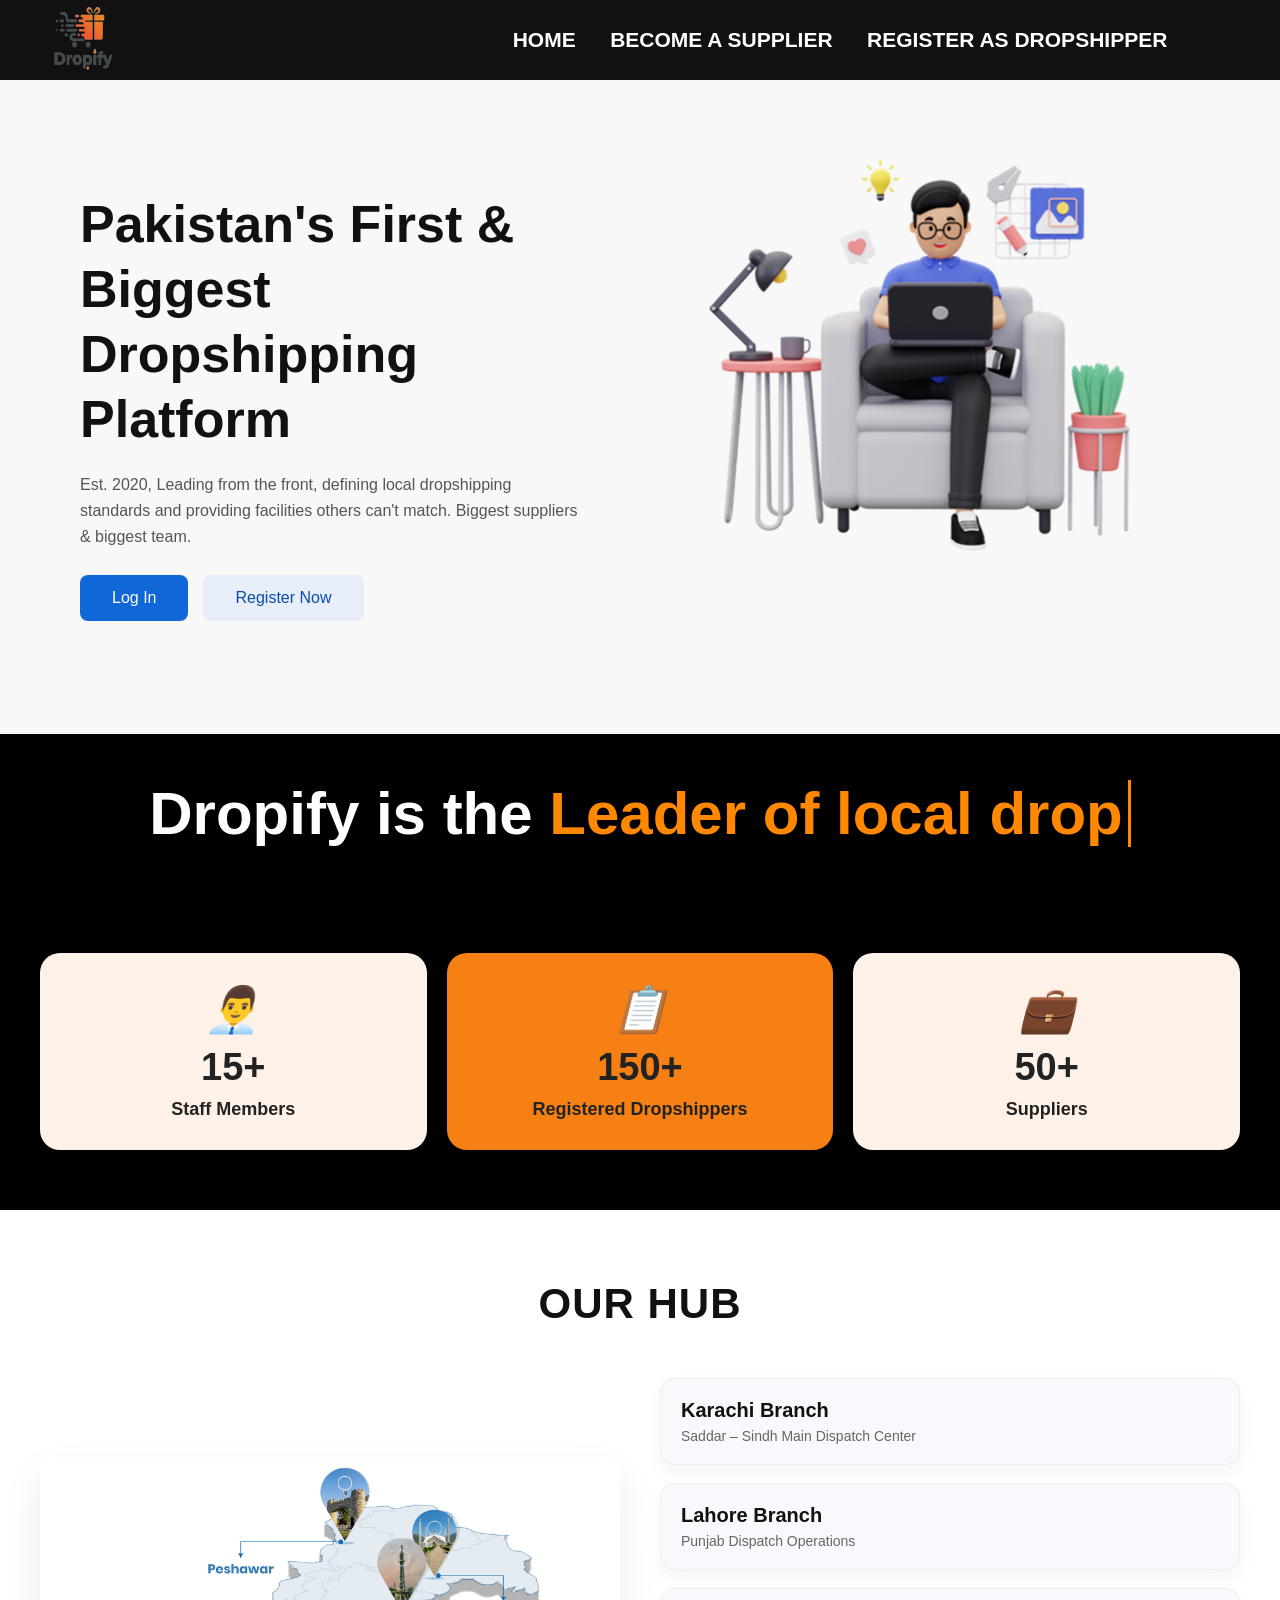
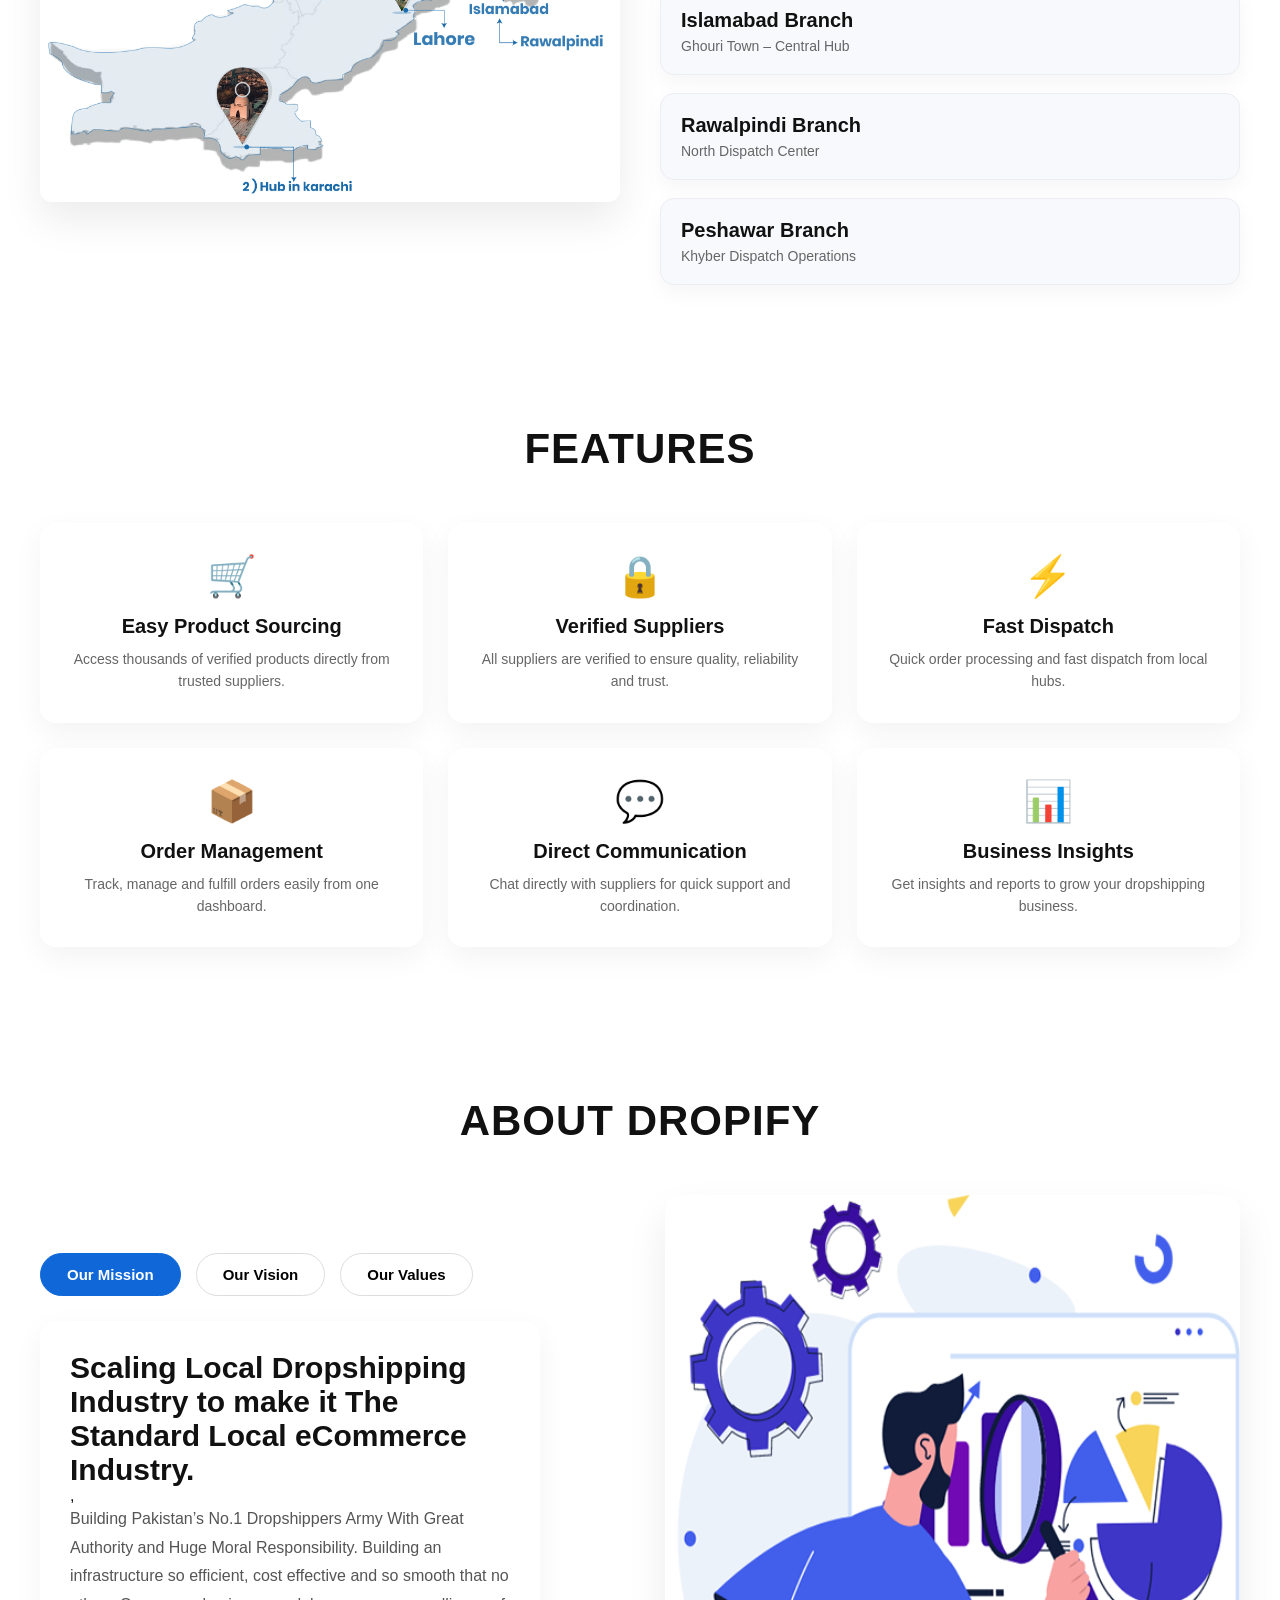
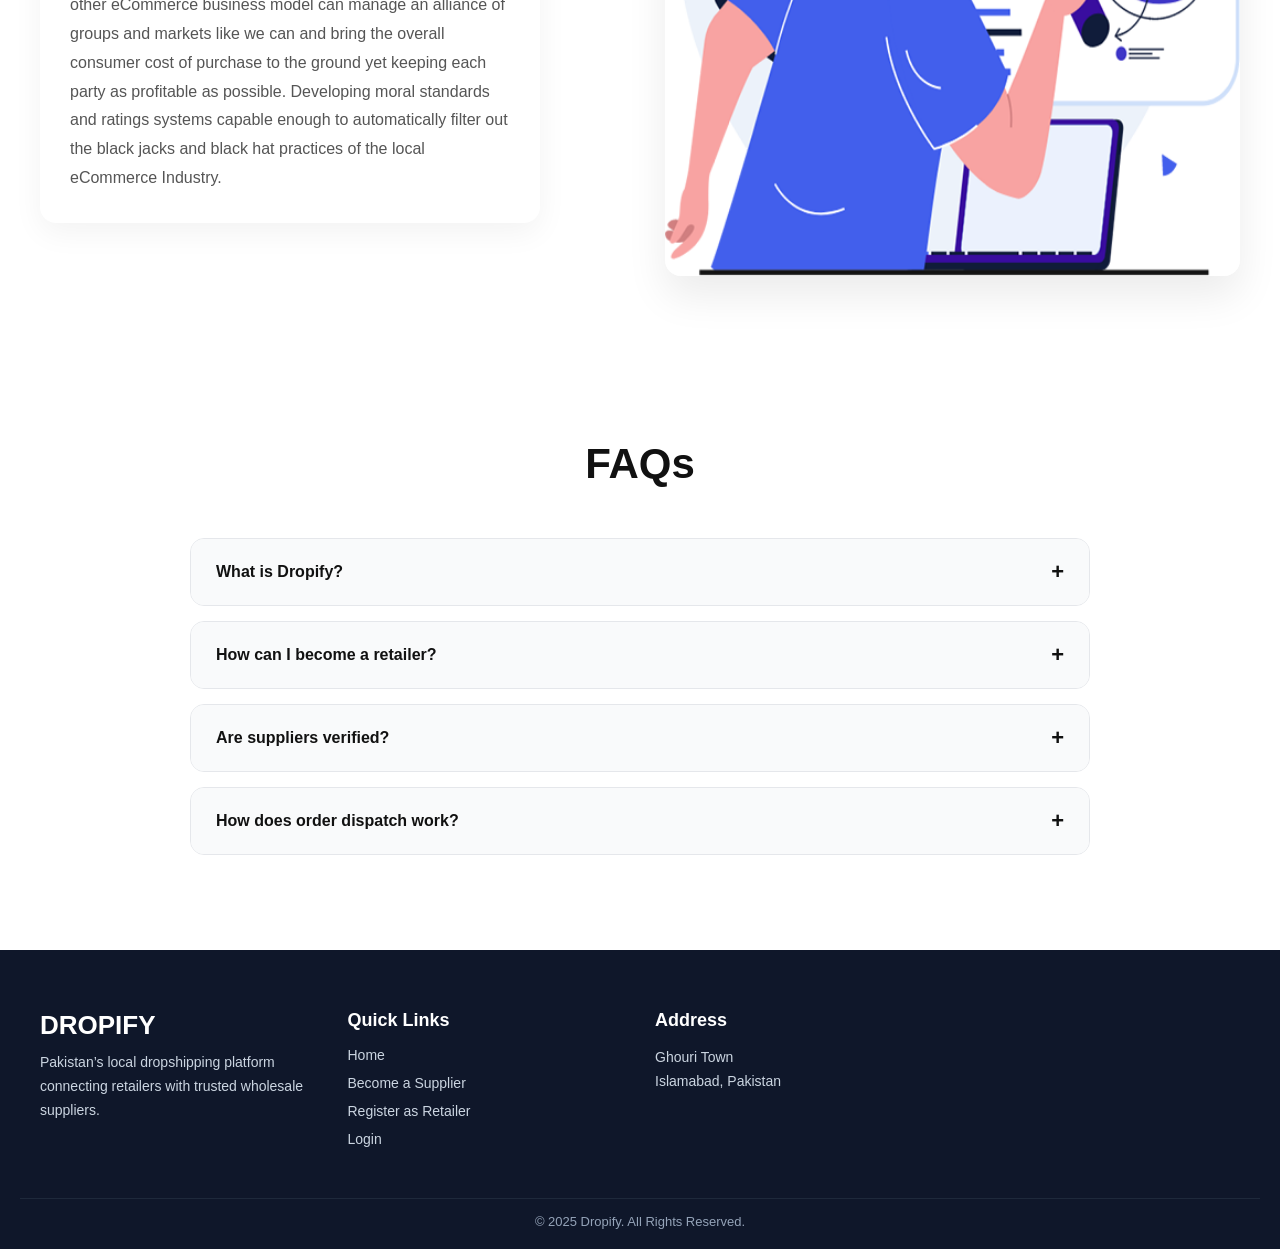
<file: index.html>
<!DOCTYPE html>
<html lang="en">
<head>  
   
    <meta charset="UTF-8">
    <meta name="viewport" content="width=device-width, initial-scale=1.0">
    <title>DROPIFY - Home</title>
    <link rel="stylesheet" href="css/homepage.css">
</head>
<body>
   <!-- NAVBAR -->
<div class="navbar">
<!-- LEFT: LOGO -->
    <div class="nav-left">
        <img src="logo.png" class="logo" style="width: 83px; height: 83px;">
    </div>

    <!-- CENTER: MENU (Desktop) -->
    <div class="nav-center" id="navMenu">

    <!-- CLOSE BUTTON -->
    <div class="close-btn" id="closeBtn">✖</div>

        <a href="index.html">HOME</a>
        <a href="supplier-register.html">BECOME A SUPPLIER</a>
        <a href="retailer-register.html">REGISTER AS DROPSHIPPER</a>
    </div>

</div>
    <!-- BANNER ABOUT COMPANY -->
     <div class="container">

        <div class="left">
            <h1>Pakistan's First & Biggest <br>Dropshipping Platform</h1>

            <p>
                Est. 2020, Leading from the front, defining local dropshipping standards 
                and providing facilities others can't match. Biggest suppliers & biggest team.
            </p>

            <div class="buttons">
                <a href="login.html"><button class="btn login">Log In</button></a>
                <a href="supplier-register.html"><button class="btn register">Register Now</button></a>
            </div>
        </div>

        <div class="right">
            <img src="banner1.png" alt="Dropshipping Image">
        </div>

    </div>
<div class="hero-section">
    <h2 class="typing-text">
        Dropify is the <span id="typewriter"></span>
    </h2>
</div>

    <!-- BANNER ABOUT PEOPLE WORKING WITH US -->

    <section class="stats-section">
    <div class="stats-container">

        <div class="stat-box pink">
            <i class="icon">👨‍💼</i>
            <h2>15+</h2>
            <p>Staff Members</p>
        </div>

        <div class="stat-box blue">
            <i class="icon">📋</i>
            <h2>150+</h2>
            <p>Registered Dropshippers</p>
        </div>

        <div class="stat-box yellow">
            <i class="icon">💼</i>
            <h2>50+</h2>
            <p>Suppliers</p>
        </div>

    </div>
</section>
<!-- OUR HUBS SECTION -->
<section class="hubs-section">

    <!-- TOP HEADING -->
    <h2 class="hubs-main-title">OUR HUB</h2>

    <div class="hubs-content">

        <!-- LEFT SIDE IMAGE -->
        <div class="hubs-left">
            <img src="hubs.png" alt="Hubs Image">
        </div>

        <!-- RIGHT SIDE CARDS -->
        <div class="hubs-right">

            <div class="hub-card">
                <h3>Karachi Branch</h3>
                <p>Saddar – Sindh Main Dispatch Center</p>
            </div>

            <div class="hub-card">
                <h3>Lahore Branch</h3>
                <p>Punjab Dispatch Operations</p>
            </div>

            <div class="hub-card">
                <h3>Islamabad Branch</h3>
                <p>Ghouri Town – Central Hub</p>
            </div>

            <div class="hub-card">
                <h3>Rawalpindi Branch</h3>
                <p>North Dispatch Center</p>
            </div>

            <div class="hub-card">
                <h3>Peshawar Branch</h3>
                <p>Khyber Dispatch Operations</p>
            </div>

        </div>

    </div>

</section>


<!-- FEATURES SECTION -->
<section class="features-section">

    <h2 class="features-title">FEATURES</h2>

    <div class="features-container">

        <div class="feature-card">
            <div class="feature-icon">🛒</div>
            <h3>Easy Product Sourcing</h3>
            <p>Access thousands of verified products directly from trusted suppliers.</p>
        </div>

        <div class="feature-card">
            <div class="feature-icon">🔒</div>
            <h3>Verified Suppliers</h3>
            <p>All suppliers are verified to ensure quality, reliability and trust.</p>
        </div>

        <div class="feature-card">
            <div class="feature-icon">⚡</div>
            <h3>Fast Dispatch</h3>
            <p>Quick order processing and fast dispatch from local hubs.</p>
        </div>

        <div class="feature-card">
            <div class="feature-icon">📦</div>
            <h3>Order Management</h3>
            <p>Track, manage and fulfill orders easily from one dashboard.</p>
        </div>

        <div class="feature-card">
            <div class="feature-icon">💬</div>
            <h3>Direct Communication</h3>
            <p>Chat directly with suppliers for quick support and coordination.</p>
        </div>

        <div class="feature-card">
            <div class="feature-icon">📊</div>
            <h3>Business Insights</h3>
            <p>Get insights and reports to grow your dropshipping business.</p>
        </div>

    </div>

</section>


<!-- ABOUT DROPIFY SECTION -->
<section class="about-section">

    <!-- TOP HEADING -->
    <h2 class="about-title">ABOUT DROPIFY</h2>

    <div class="about-content">

        <!-- LEFT SIDE : TABS + CONTENT -->
        <div class="about-left">

            <div class="tabs">
                <button class="tab-btn active" onclick="openTab(event, 'mission')">
                    Our Mission
                </button>
                <button class="tab-btn" onclick="openTab(event, 'vision')">
                    Our Vision
                </button>
                <button class="tab-btn" onclick="openTab(event, 'values')">
                    Our Values
                </button>
            </div>

            <div class="tab-content">
                <div id="mission" class="tab-panel active">
                    <h1 style="font-size: 30px;">Scaling Local Dropshipping Industry to make it The Standard Local eCommerce Industry.</h1>,<br>
                    <p>
                       Building Pakistan’s No.1 Dropshippers Army With Great Authority and Huge Moral Responsibility.

Building an infrastructure so efficient, cost effective and so smooth that no other eCommerce business model can manage an alliance of groups and markets like we can and bring the overall consumer cost of purchase to the ground yet keeping each party as profitable as possible.

Developing moral standards and ratings systems capable enough to automatically filter out the black jacks and black hat practices of the local eCommerce Industry.
                    </p>
                </div>

                <div id="vision" class="tab-panel">
                    <h1 style="font-size: 30px;">To Become the Standard Way of eCommerce in Pakistan</h1><br>
                    <p>
                        To build the most cost-efficient, resource efficient, morally well managed eCommerce business model that utilizes the best on their best abilities, i.e Top wholesalers and products experts focusing all their attention to source and represent the next big product and Industry’s top digital expert utilizing their digital skills to manage sales and market of the product with their best abilities.

Making these relations so well managed and so transparent and systematic that one might stop considering any other options of running an eCommerce in Pakistan.
                    </p>
                </div>

                <div id="values" class="tab-panel">
                    <h1 style="font-size: 32px;">Transparency for all</h1><br>
                    <p>
                        We as a platform believe in extreme realistic approaches and extreme transparency of data so parties involved in the trade could take the right measures and bring the changes that benefits everyone around the chain proud to be a part of. For example, returns are the most expensive part of eCommerce business so Dropify will never adjust these expensive in any other costs or charges mentioned to make sure dropshippers who are capable to control these expense in their business should be the top beneficiary of their efforts.

Morals and Ethics are a Necessity

Slowly but surely we are developing the systems and ratings to catch and kick the unethical business practices and making sure all the parties remains within the defined boundaries so an aura of trust can be built around the network of most alliances made through dropify.

Data and Automation for All

We believe in the intelligence which can be retrieved through the real data being submitted in the platform and utilizing this intelligence for the public benefits and automating the resource taking procedure to provide the services at unimaginable costs for all.
                    </p>
                </div>
            </div>

        </div>

        <!-- RIGHT SIDE : IMAGE -->
        <div class="about-right">
            <img src="about.png" alt="About Dropify">
        </div>

    </div>

</section>



    <!-- FAQ SECTION -->
<section class="faq-section">

    <h2 class="faq-title">FAQs</h2>

    <div class="faq-container">

        <div class="faq-item">
            <div class="faq-question">
                <span>What is Dropify?</span>
                <span class="icon">+</span>
            </div>
            <div class="faq-answer">
                Dropify is a local dropshipping platform that connects retailers with verified wholesale suppliers across Pakistan.
            </div>
        </div>

        <div class="faq-item">
            <div class="faq-question">
                <span>How can I become a retailer?</span>
                <span class="icon">+</span>
            </div>
            <div class="faq-answer">
                You can register as a retailer by creating an account and getting access to suppliers and products.
            </div>
        </div>

        <div class="faq-item">
            <div class="faq-question">
                <span>Are suppliers verified?</span>
                <span class="icon">+</span>
            </div>
            <div class="faq-answer">
                Yes, all suppliers on Dropify are verified to ensure trust, quality, and reliable order fulfillment.
            </div>
        </div>

        <div class="faq-item">
            <div class="faq-question">
                <span>How does order dispatch work?</span>
                <span class="icon">+</span>
            </div>
            <div class="faq-answer">
                Orders are dispatched from our local hubs located in major cities across Pakistan.
            </div>
        </div>

    </div>

</section>


<!-- FOOTER -->
<footer class="footer">

    <div class="footer-container">

        <!-- BRAND -->
        <div class="footer-box">
            <h3>DROPIFY</h3>
            <p>
                Pakistan’s local dropshipping platform connecting retailers
                with trusted wholesale suppliers.
            </p>
        </div>

        <!-- QUICK LINKS -->
        <div class="footer-box">
            <h4>Quick Links</h4>
            <ul>
                <li><a href="index.html">Home</a></li>
                <li><a href="supplier-register.html">Become a Supplier</a></li>
                <li><a href="retailer-register.html">Register as Retailer</a></li>
                <li><a href="login.html">Login</a></li>
            </ul>
        </div>

        <!-- ADDRESS -->
        <div class="footer-box">
            <h4>Address</h4>
            <p>Ghouri Town<br>Islamabad, Pakistan</p>
        </div>


    </div>

    <div class="footer-bottom">
        © 2025 Dropify. All Rights Reserved.
    </div>

</footer>

<script src="js/script.js"></script>
<script src="js/auth.js"></script>
</body>
</html>
</file>
<file: css/homepage.css>
/* GLOBAL BACKGROUND */
html, body {
    background-color: #ffffff;
    color: #111;}
.features-section,
.about-section,
.hubs-section,
.hubs-split-section,
.stats-section {
    background: #ffffff;
}

body {
    margin: 0;
    font-family: Arial, sans-serif;
    background: #f8f8f8;
}
/* hamburger hidden on desktop */
.hamburger {
    display: none;
    font-size: 30px;
    cursor: pointer;
    color: white;
}

.close-btn {
    display: none;
}


@media (max-width: 768px) {

    /* NAV-RIGHT center all items in mobile */
.nav-right {
    width: 100%;
    display: flex;
    justify-content: center;
    align-items: center;
    margin-top: 10px;
}

/* Close button inside side menu */
.close-btn {
    position: absolute;
    top: 20px;
    right: 20px;
    font-size: 28px;
    cursor: pointer;
    color: white;
    display: block;
}


/* Center the hamburger icon in mobile view */
.hamburger {
    font-size: 32px;
    display: block;
    margin: 0 auto;         /* center horizontally */
}


    /* Mobile menu hidden by default (right side) */
    .nav-center {
        position: fixed;
        top: 0;
        right: -250px;            /* hidden outside screen */
        width: 250px;
        height: 100%;
        background: #111;
        flex-direction: column;
        padding-top: 80px;
        transition: 0.3s ease;    /* smooth slide */
        z-index: 999;
    }

    /* menu links style */
    .nav-center a {
        color: white;
        display: block;
        font-size: 20px;
        padding: 15px 20px;      /* SPACE between items */
        margin: 5px 0;           /* extra space between items */
        border-bottom: 1px solid rgba(255,255,255,0.1);
        text-align: left;
    }

    /* When active (JS toggles this class) */
    .nav-center.active {
        right: 0;                 /* slide in */
    }

    .hamburger {
        display: block;
    }

    .navbar {
        flex-wrap: nowrap;
    }


}

/* NAVBAR */

.navbar {
    position: sticky;
    top: 0;
    z-index: 9999;
}

.navbar {
    background: #111;
    padding: 15px 40px;
    max-height: 80px;
    display: flex;
    justify-content: space-between;
    align-items: center;
    color: #fff;
}

/* GRID: LEFT - CENTER - RIGHT */
.nav-left {
    flex: 1;
}
.nav-center {
    flex: 2;
    text-align: center;
}
.nav-right {
    flex: 1;
    text-align: right;
}

/* LOGO */
.logo {
    height: 100px;
    width: auto;
}

/* MENU LINKS */
.nav-center a {
    margin: 0 15px;
    color: white;
    text-decoration: none;
    font-size: 21px;
    font-weight: bold;
    position: relative;
    padding-bottom: 3px;
    transition: 0.3s ease;
}

/* MENU HOVER EFFECT */
.nav-center a::after {
    content: "";
    position: absolute;
    left: 0;
    bottom: -3px;
    width: 0%;
    height: 2px;
    background: orange;
    transition: 0.3s ease;
}
.nav-center a:hover {
    color: orange;
}
.nav-center a:hover::after {
    width: 100%;
}

/* SEARCH BOX */
.search-box {
    padding: 8px 12px;
    border-radius: 20px;
    border: none;
    outline: none;
    font-size: 16px;
}


/* BANNERS */
* {
    margin: 0;
    padding: 0;
    box-sizing: border-box;
    font-family: "Poppins", sans-serif;
}

.container {
    display: flex;
    align-items: center;
    justify-content: space-between;
    padding: 60px 80px;
}

.left {
    width: 50%;
}

.left h1 {
    font-size: 52px;
    font-weight: 700;
    line-height: 65px;
}

.left p {
    margin: 20px 0;
    font-size: 16px;
    color: #555;
    line-height: 26px;
    max-width: 90%;
}

.buttons {
    margin-top: 25px;
    display: flex;
    gap: 15px;
}

.btn {
    padding: 14px 32px;
    border-radius: 8px;
    font-size: 16px;
    cursor: pointer;
    border: none;
    transition: 0.3s;
}

.login {
    background: #1067d8;
    color: #fff;
}

.login:hover {
    background: #0a4ea7;
}

.register {
    background: #e7edf9;
    color: #0a4ea7;
}

.register:hover {
    background: #d0dcf3;
}

.right {
    width: 50%;
    display: flex;
    justify-content: center;
}

.right img {
    width: 85%;
}

@media screen and (max-width: 900px) {
    .container {
        flex-direction: column;
        text-align: center;
        padding: 40px 20px;
    }
    .left, .right {
        width: 100%;
    }
    .right img {
        width: 65%;
    }
}

.typing-text {
    font-size: 20px;
    font-weight: 500;
    margin-top: 20px;
}

#typewriter {
    color: #1067d8;
    border-right: 3px solid #1067d8;
    padding-right: 5px;
    animation: blink 0.7s infinite;
}

@keyframes blink {
    0% { border-color: transparent; }
    50% { border-color: #1067d8; }
    100% { border-color: transparent; }
}

/* HERO BACKGROUND */
.hero-section {
    background: #000;
    padding: 25px 10px;
    text-align: center;  /* Center everything */
}

/* MAIN STATIC TEXT */
.typing-text {
    font-size: 60px;        /* bigger */
    font-weight: 650;       /* extra bold */
    color: #fff;            /* white */
}

/* TYPEWRITER TEXT */
#typewriter {
    color: #ff8800;         /* orange */
    font-weight: 700;       /* even bolder */
    font-size: 60px;        /* slightly bigger */
    border-right: 3px solid #ff8800;
    padding-right: 5px;
    animation: blink 0.7s infinite;
}

/* Cursor blink */
@keyframes blink {
    0% { border-color: transparent; }
    50% { border-color: #ff8800; }
    100% { border-color: transparent; }
}

/* STATS SECTION */
.stats-section {
    background: black;     
    padding: 60px 0;
}

.stats-container {
    max-width: 1200px;
    margin: auto;
    display: flex;
    justify-content: space-between;
    gap: 20px;
    flex-wrap: wrap;
}

/* Box Styling */
.stat-box {
    flex: 1;
    min-width: 280px;
    background: white;
    padding: 30px 20px;
    border-radius: 20px;
    text-align: center;
    transition: 0.3s;
    color: #222;
}

.stat-box:hover {
    transform: translateY(-10px);
}

/* COLORS */
.pink { background: #fef2e8; }
.blue { background: #f68014; }
.yellow { background: #fef2e8; }

/* ICON */
.stat-box .icon {
    font-size: 45px;
    margin-bottom: 10px;
    display: block;
}

/* Big Number */
.stat-box h2 {
    font-size: 38px;
    margin: 10px 0;
    font-weight: 800;
}

/* Description */
.stat-box p {
    font-size: 18px;
    font-weight: 600;
}


/* SECTIONS */
section {
    padding: 40px 80px;
    text-align: center;
}
h2 {
    margin-bottom: 20px;
}
/* OUR HUBS SECTION */
.hubs-section {
    padding: 70px 20px;
    background: #ffffff !important;
    text-align: center;
}


/* Big bold title */
.hubs-main-title {
    font-size: 42px;
    font-weight: 800;
    margin-bottom: 50px;
    color: #111;
    letter-spacing: 1px;
}

/* Two-column layout */
.hubs-content {
    max-width: 1200px;
    margin: auto;
    display: grid;
    grid-template-columns: 1fr 1fr;
    gap: 40px;
    align-items: center;
}

/* Left image */
.hubs-left img {
    width: 100%;
    border-radius: 12px;
    box-shadow: 0 18px 40px rgba(0,0,0,0.08);
}

/* Right cards wrap */
.hubs-right {
    display: flex;
    flex-direction: column;
    gap: 18px;
}

/* Hub card redesign */
.hub-card {
    background: #f8f9fc;
    padding: 20px;
    border-radius: 14px;
    text-align: left;
    border: 1px solid #eceef3;
    box-shadow: 0 8px 20px rgba(0,0,0,0.04);
    transition: 0.2s ease;
}

.hub-card:hover {
    transform: translateY(-4px);
    box-shadow: 0 12px 30px rgba(0,0,0,0.08);
}

.hub-card h3 {
    margin: 0;
    font-size: 20px;
    font-weight: 700;
    color: #111;
}

.hub-card p {
    margin: 6px 0 0;
    color: #666;
    font-size: 14px;
}

/* Responsive */
@media (max-width: 900px) {
    .hubs-content {
        grid-template-columns: 1fr;
        gap: 30px;
    }
}


/* FEATURES SECTION */
.features-section {
    padding: 70px 20px;
    background: #ffffff !important;
    text-align: center;
}


.features-title {
    font-size: 42px;
    font-weight: 800;
    margin-bottom: 50px;
    color: #111;
    letter-spacing: 1px;
}

/* Features grid */
.features-container {
    max-width: 1200px;
    margin: auto;
    display: grid;
    grid-template-columns: repeat(3, 1fr);
    gap: 25px;
}

/* Feature card */
.feature-card {
    background: #ffffff;
    padding: 30px 20px;
    border-radius: 16px;
    box-shadow: 0 10px 30px rgba(0,0,0,0.05);
    transition: 0.25s ease;
}

.feature-card:hover {
    transform: translateY(-8px);
    box-shadow: 0 16px 40px rgba(0,0,0,0.08);
}

/* Icon */
.feature-icon {
    font-size: 40px;
    margin-bottom: 15px;
}

/* Title */
.feature-card h3 {
    font-size: 20px;
    font-weight: 700;
    margin-bottom: 10px;
    color: #111;
}

/* Description */
.feature-card p {
    font-size: 14px;
    color: #666;
    line-height: 1.6;
}

/* Responsive */
@media (max-width: 900px) {
    .features-container {
        grid-template-columns: repeat(2, 1fr);
    }
}

@media (max-width: 600px) {
    .features-container {
        grid-template-columns: 1fr;
    }
    .features-title {
        font-size: 30px;
    }
}
/* ABOUT DROPIFY SECTION */

.about-section {
    padding: 80px 20px;
    background: #ffffff !important;
}


/* Big title */
.about-title {
    text-align: center;
    font-size: 42px;
    font-weight: 800;
    margin-bottom: 50px;
    color: #111;
    letter-spacing: 1px;
}

/* Two column layout */
.about-content {
    max-width: 1200px;
    margin: auto;
    display: grid;
    grid-template-columns: 1fr 1fr;
    gap: 50px;
    align-items: center;
}

/* LEFT SIDE */
.about-left {
    text-align: left;
}

/* Tabs */
.tabs {
    display: flex;
    gap: 15px;
    margin-bottom: 25px;
    flex-wrap: wrap;
}

.tab-btn {
    padding: 12px 26px;
    border-radius: 30px;
    border: 1px solid #ddd;
    background: #ffffff;
    font-size: 15px;
    font-weight: 600;
    cursor: pointer;
    transition: 0.25s;
}

.tab-btn:hover {
    background: #eaeefd;
}

.tab-btn.active {
    background: #1067d8;
    color: #fff;
    border-color: #1067d8;
}

/* Tab content */
.tab-content {
    max-width: 500px;
}

.tab-panel {
    display: none;
    background: #ffffff;
    padding: 30px;
    border-radius: 16px;
    box-shadow: 0 10px 30px rgba(0,0,0,0.05);
}

.tab-panel.active {
    display: block;
}

.tab-panel p {
    font-size: 16px;
    color: #555;
    line-height: 1.8;
}

/* RIGHT SIDE IMAGE */
.about-right img {
    width: 100%;
    border-radius: 16px;
    box-shadow: 0 20px 40px rgba(0,0,0,0.08);
}

/* Responsive */
@media (max-width: 900px) {
    .about-content {
        grid-template-columns: 1fr;
    }

    .about-left {
        text-align: center;
    }

    .tab-content {
        margin: auto;
    }
}


/* FAQ SECTION */
.faq-section {
    padding: 80px 20px;
    background: #ffffff;
}

.faq-title {
    text-align: center;
    font-size: 42px;
    font-weight: 800;
    margin-bottom: 50px;
    color: #111;
}

/* Container */
.faq-container {
    max-width: 900px;
    margin: auto;
}

/* Single FAQ */
.faq-item {
    border: 1px solid #e5e7eb;
    border-radius: 14px;
    margin-bottom: 15px;
    overflow: hidden;
}

/* Question */
.faq-question {
    padding: 20px 25px;
    background: #f9fafb;
    display: flex;
    justify-content: space-between;
    align-items: center;
    cursor: pointer;
    font-weight: 600;
    font-size: 16px;
}

.faq-question:hover {
    background: #f1f5f9;
}

/* Icon */
.faq-question .icon {
    font-size: 22px;
    transition: transform 0.3s;
}

/* Answer */
.faq-answer {
    padding: 0 25px;
    max-height: 0;
    overflow: hidden;
    background: #ffffff;
    color: #555;
    line-height: 1.7;
    transition: max-height 0.35s ease, padding 0.35s ease;
}

/* Active state */
.faq-item.active .faq-answer {
    max-height: 200px;
    padding: 20px 25px;
}

.faq-item.active .icon {
    transform: rotate(45deg);
}

/* Responsive */
@media (max-width: 600px) {
    .faq-title {
        font-size: 30px;
    }
}

/* FOOTER */
.footer {
    background: #0f172a;
    color: #cbd5e1;
    padding: 60px 20px 20px;
}

.footer-container {
    max-width: 1200px;
    margin: auto;
    display: grid;
    grid-template-columns: repeat(4, 1fr);
    gap: 30px;
}

/* Footer boxes */
.footer-box h3 {
    font-size: 26px;
    font-weight: 800;
    color: #ffffff;
    margin-bottom: 10px;
}

.footer-box h4 {
    font-size: 18px;
    font-weight: 700;
    color: #ffffff;
    margin-bottom: 15px;
}

.footer-box p {
    font-size: 14px;
    line-height: 1.7;
}

/* Links */
.footer-box ul {
    list-style: none;
    padding: 0;
}

.footer-box ul li {
    margin-bottom: 10px;
}

.footer-box ul li a {
    color: #cbd5e1;
    text-decoration: none;
    font-size: 14px;
    transition: 0.3s;
}

.footer-box ul li a:hover {
    color: #38bdf8;
}

/* Social icons */
.social-icons {
    display: flex;
    gap: 12px;
}

.social-icons a {
    font-size: 22px;
    text-decoration: none;
    transition: 0.3s;
}

.social-icons a:hover {
    transform: translateY(-4px);
}

/* Bottom bar */
.footer-bottom {
    text-align: center;
    margin-top: 40px;
    padding-top: 15px;
    border-top: 1px solid #1e293b;
    font-size: 13px;
    color: #94a3b8;
}

/* Responsive */
@media (max-width: 900px) {
    .footer-container {
        grid-template-columns: repeat(2, 1fr);
    }
}

@media (max-width: 500px) {
    .footer-container {
        grid-template-columns: 1fr;
        text-align: center;
    }
    .social-icons {
        justify-content: center;
    }
}
</file>
